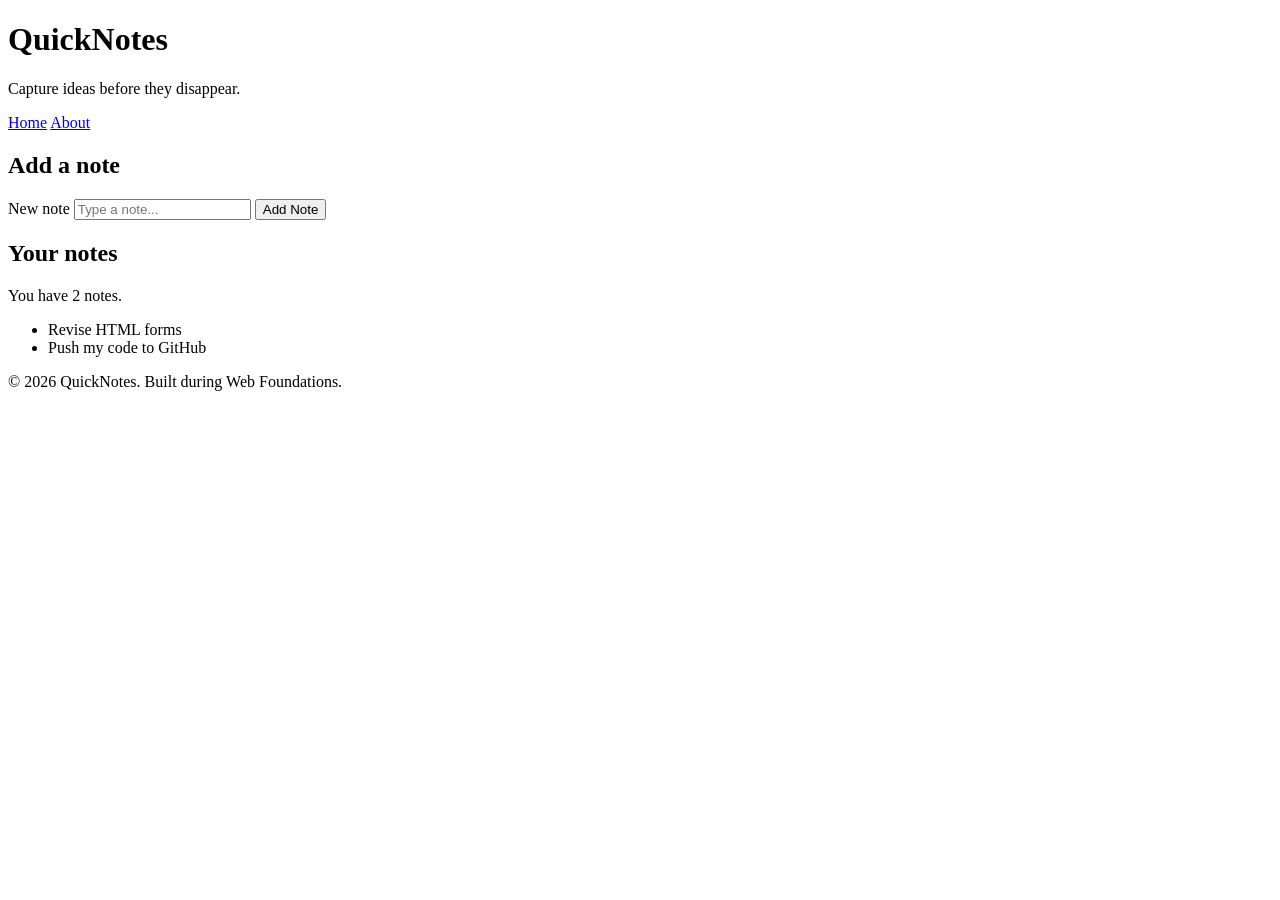
<file: day1/index.html>
<!DOCTYPE html>
<html lang="en">
<head>
    <meta charset="UTF-8">
    <meta name="viewport" content="width=device-width, initial-scale=1.0">
    <title>QuickNotes</title>
</head>

<body>

    <header>
        <h1>QuickNotes</h1>
        <p>Capture ideas before they disappear.</p>

        <nav>
            <a href="index.html">Home</a>
            <a href="about.html">About</a>
        </nav>
    </header>

    <main>

        <section>
            <h2>Add a note</h2>

            <form id="note-form">
                <label for="note-input">New note</label>

                <input
                    type="text"
                    id="note-input"
                    placeholder="Type a note..."
                >

                <button type="submit">Add Note</button>
            </form>
        </section>

        <section>
            <h2>Your notes</h2>

            <p id="note-count">You have 2 notes.</p>

            <ul id="notes-list">
                <li>Revise HTML forms</li>
                <li>Push my code to GitHub</li>
            </ul>
        </section>

    </main>

    <footer>
        <p>&copy; 2026 QuickNotes. Built during Web Foundations.</p>
    </footer>

</body>
</html>
</file>
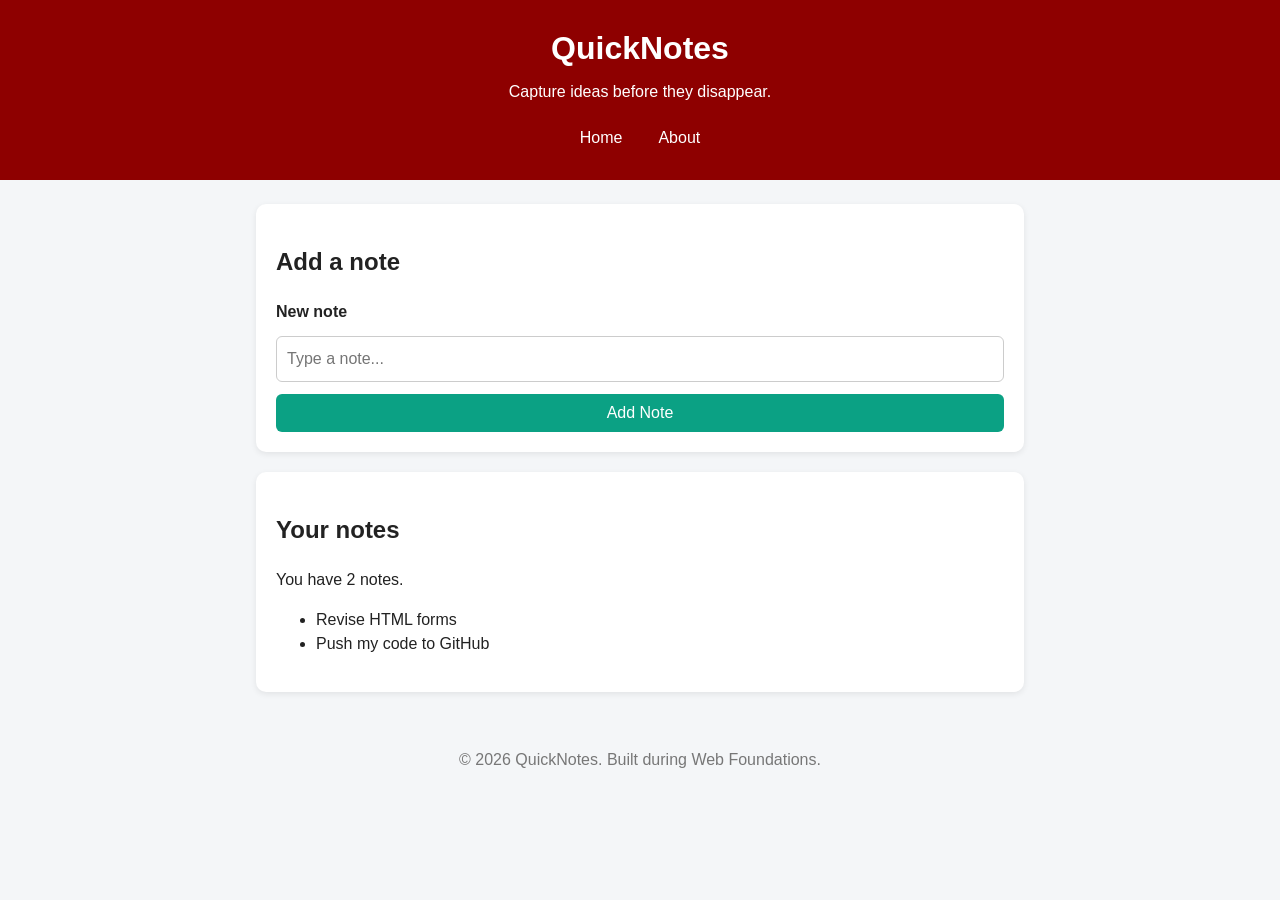
<file: day2/index.html>
<!DOCTYPE html>
<html lang="en">
<head>
    <meta charset="UTF-8">
    <meta name="viewport" content="width=device-width, initial-scale=1.0">
    <title>QuickNotes</title>
    <link rel="stylesheet" href="style.css">
</head>

<body>

    <header>
        <h1>QuickNotes</h1>
        <p>Capture ideas before they disappear.</p>

        <nav>
            <a href="index.html">Home</a>
            <a href="about.html">About</a>
        </nav>
    </header>

    <main>

        <section>
            <h2>Add a note</h2>

            <form id="note-form">
                <label for="note-input">New note</label>

                <input
                    type="text"
                    id="note-input"
                    placeholder="Type a note..."
                >

                <button type="submit">Add Note</button>
            </form>
        </section>

        <section>
            <h2>Your notes</h2>

            <p id="note-count">You have 2 notes.</p>

            <ul id="notes-list">
                <li>Revise HTML forms</li>
                <li>Push my code to GitHub</li>
            </ul>
        </section>

    </main>

    <footer>
        <p>&copy; 2026 QuickNotes. Built during Web Foundations.</p>
    </footer>

</body>
</html>
</file>
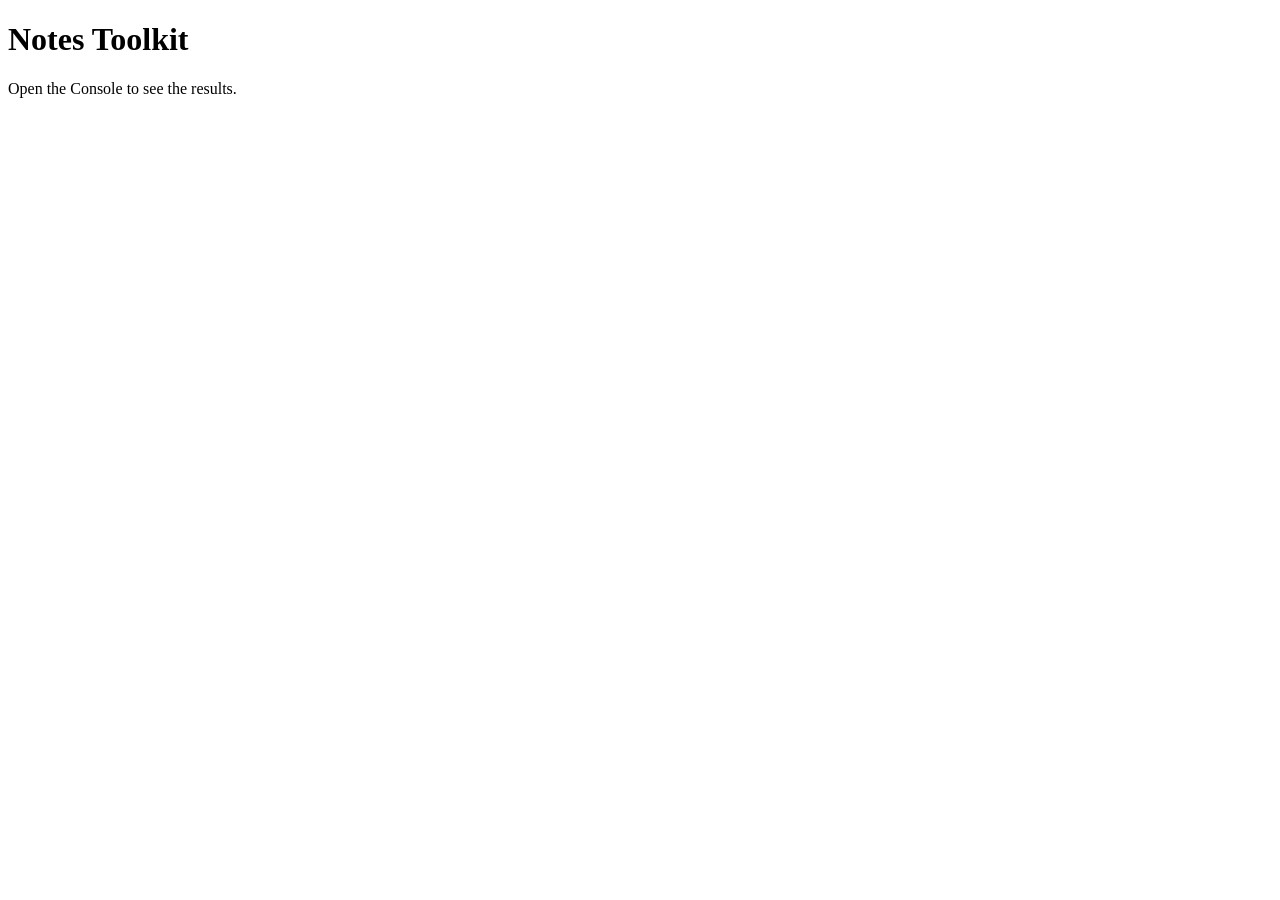
<file: day3/index.html>
<!DOCTYPE html>
<html lang="en">
<head>
    <meta charset="UTF-8">
    <meta name="viewport" content="width=device-width, initial-scale=1.0">
    <title>Notes Toolkit</title>
    <script src="script.js" defer></script>
</head>
<body>
    <h1>Notes Toolkit</h1>
    <p>Open the Console to see the results.</p>
</body>
</html>
</file>
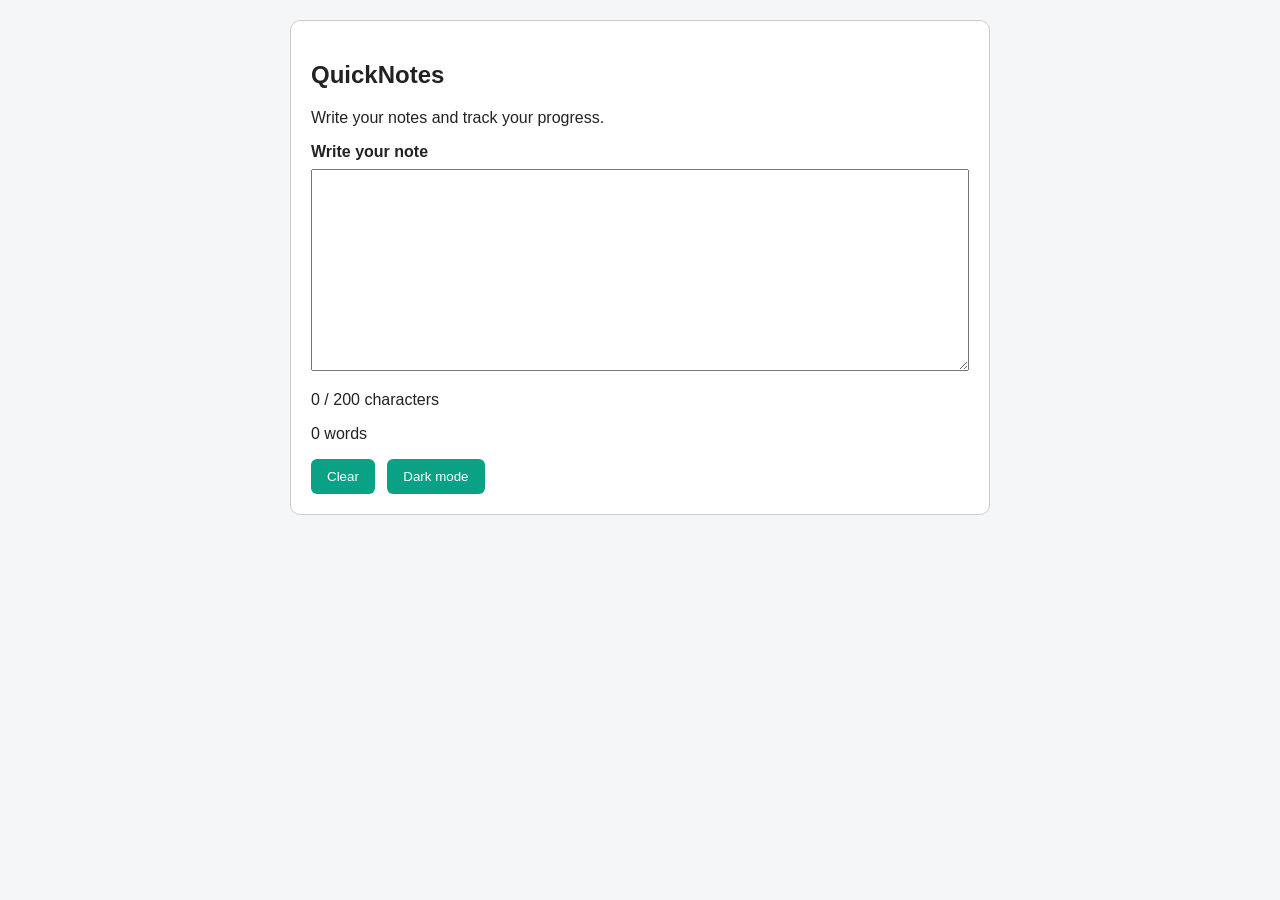
<file: day4/index.html>
<!DOCTYPE html>
<html lang="en">
<head>
    <meta charset="UTF-8">
    <meta name="viewport" content="width=device-width, initial-scale=1.0">
    <title>QuickNotes Draft</title>

    <link rel="stylesheet" href="style.css">
    <script src="script.js" defer></script>
</head>

<body>
    <main>
        <section>
            <h1>QuickNotes</h1>
            <p>Write your notes and track your progress.</p>

            <label for="note-text">Write your note</label>

            <textarea id="note-text" rows="10" cols="50"></textarea>

            <p id="char-count">0 / 200 characters</p>
            <p id="word-count">0 words</p>

            <button id="clear-btn" type="button">Clear</button>
            <button id="theme-toggle" type="button">Dark mode</button>
        </section>
    </main>
</body>
</html>
</file>
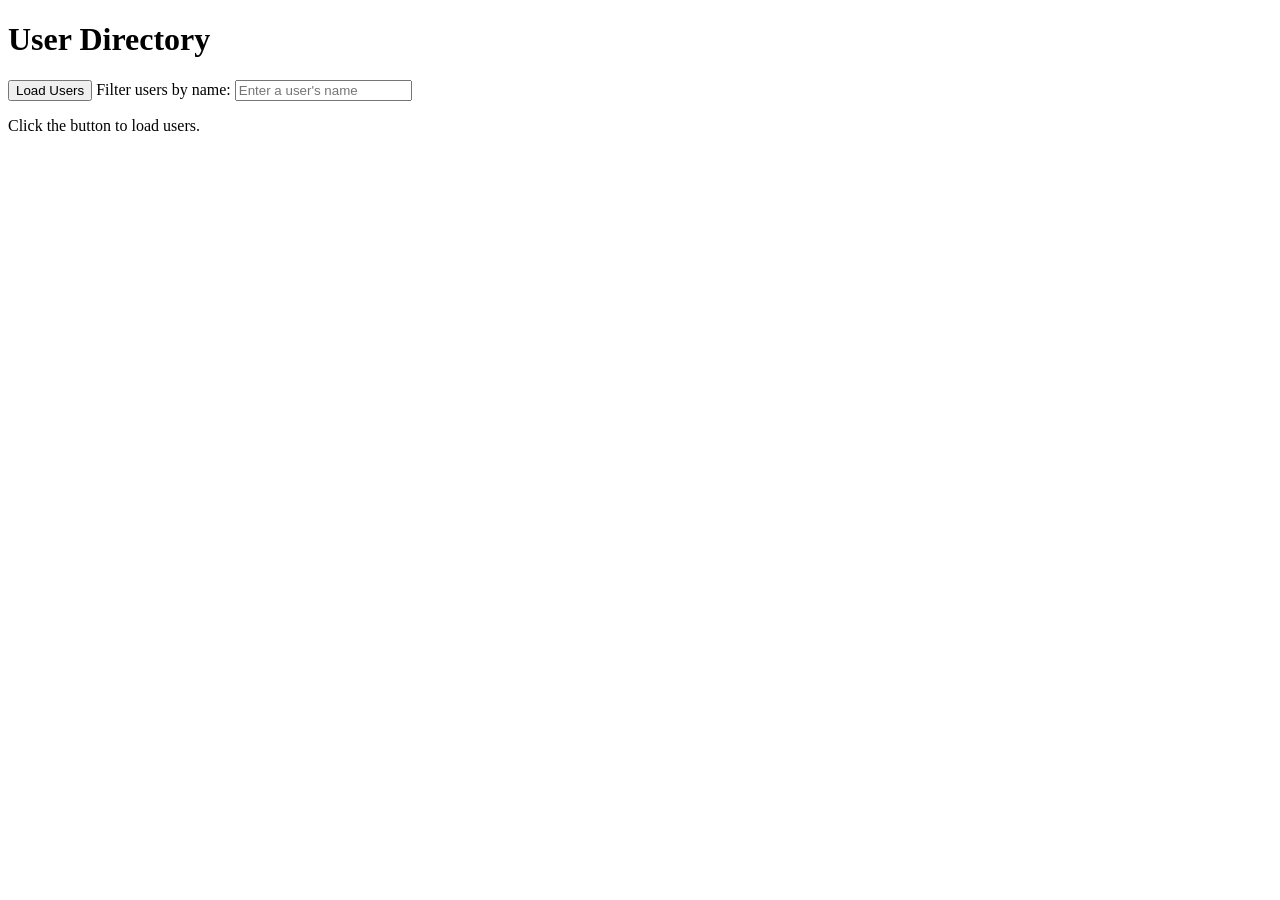
<file: day5/index.html>
<!DOCTYPE html>
<html lang="en">
  <head>
    <meta charset="UTF-8" />
    <meta name="viewport" content="width=device-width, initial-scale=1.0" />

    <title>User Directory</title>

    <script src="users.js" defer></script>
  </head>

  <body>
    <h1>User Directory</h1>

    <button id="load-users" type="button">
      Load Users
    </button>

    <label for="filter-input">Filter users by name:</label>

    <input
      id="filter-input"
      type="text"
      placeholder="Enter a user's name"
    />

    <p id="status">Click the button to load users.</p>

    <ul id="users-list"></ul>
  </body>
</html>
</file>
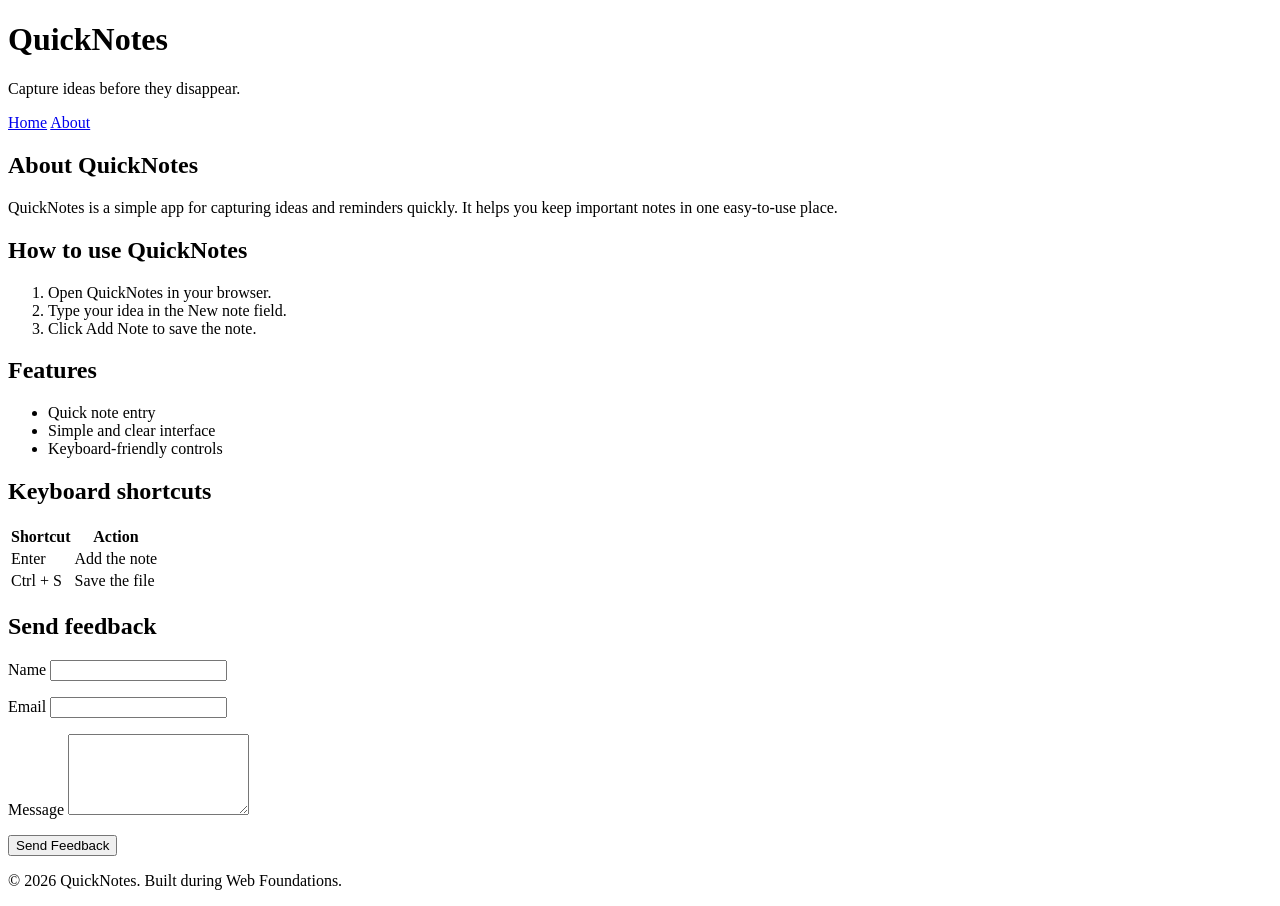
<file: day1/about.html>
<!DOCTYPE html>
<html lang="en">
<head>
    <meta charset="UTF-8">
    <meta name="viewport" content="width=device-width, initial-scale=1.0">
    <title>About QuickNotes</title>
</head>

<body>

    <header>
        <h1>QuickNotes</h1>
        <p>Capture ideas before they disappear.</p>

        <nav>
            <a href="index.html">Home</a>
            <a href="about.html">About</a>
        </nav>
    </header>

    <main>

        <h2>About QuickNotes</h2>

        <p>
            QuickNotes is a simple app for capturing ideas and reminders quickly.
            It helps you keep important notes in one easy-to-use place.
        </p>

        <section>
            <h2>How to use QuickNotes</h2>

            <ol>
                <li>Open QuickNotes in your browser.</li>
                <li>Type your idea in the New note field.</li>
                <li>Click Add Note to save the note.</li>
            </ol>
        </section>

        <section>
            <h2>Features</h2>

            <ul>
                <li>Quick note entry</li>
                <li>Simple and clear interface</li>
                <li>Keyboard-friendly controls</li>
            </ul>
        </section>

        <section>
            <h2>Keyboard shortcuts</h2>

            <table>
                <thead>
                    <tr>
                        <th scope="col">Shortcut</th>
                        <th scope="col">Action</th>
                    </tr>
                </thead>

                <tbody>
                    <tr>
                        <td>Enter</td>
                        <td>Add the note</td>
                    </tr>

                    <tr>
                        <td>Ctrl + S</td>
                        <td>Save the file</td>
                    </tr>
                </tbody>
            </table>
        </section>

        <section>
            <h2>Send feedback</h2>

            <form>

                <p>
                    <label for="name">Name</label>
                    <input type="text" id="name" name="name" required>
                </p>

                <p>
                    <label for="email">Email</label>
                    <input type="email" id="email" name="email" required>
                </p>

                <p>
                    <label for="message">Message</label>
                    <textarea
                        id="message"
                        name="message"
                        rows="5"
                        required
                    ></textarea>
                </p>

                <button type="submit">Send Feedback</button>

            </form>
        </section>

    </main>

    <footer>
        <p>&copy; 2026 QuickNotes. Built during Web Foundations.</p>
    </footer>

</body>
</html>
</file>
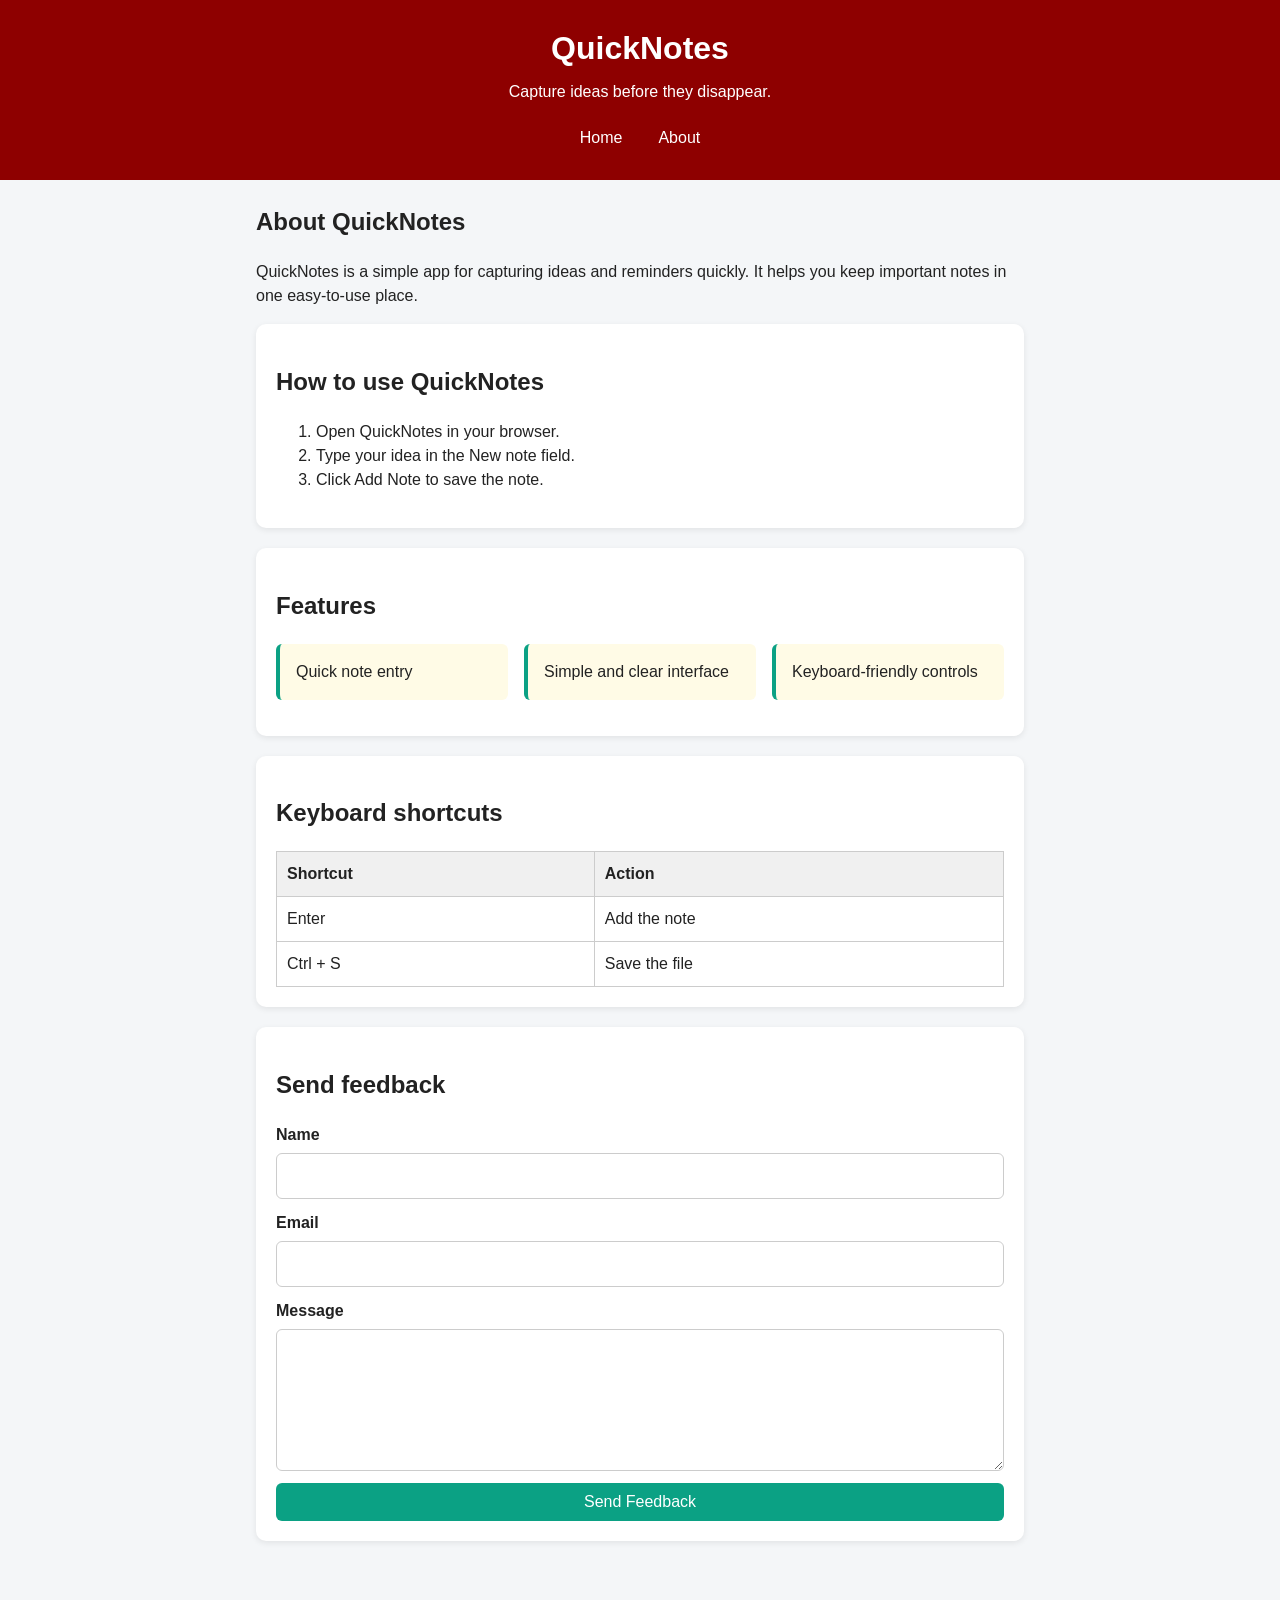
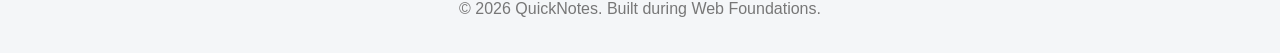
<file: day2/about.html>
<!DOCTYPE html>
<html lang="en">
<head>
    <meta charset="UTF-8">
    <meta name="viewport" content="width=device-width, initial-scale=1.0">
    <title>About QuickNotes</title>
    <link rel="stylesheet" href="style.css">
</head>

<body>

    <header>
        <h1>QuickNotes</h1>
        <p>Capture ideas before they disappear.</p>

        <nav>
            <a href="index.html">Home</a>
            <a href="about.html">About</a>
        </nav>
    </header>

    <main>

        <h2>About QuickNotes</h2>

        <p>
            QuickNotes is a simple app for capturing ideas and reminders quickly.
            It helps you keep important notes in one easy-to-use place.
        </p>

        <section>
            <h2>How to use QuickNotes</h2>

            <ol>
                <li>Open QuickNotes in your browser.</li>
                <li>Type your idea in the New note field.</li>
                <li>Click Add Note to save the note.</li>
            </ol>
        </section>

        <section>
            <h2>Features</h2>

            <ul class="features">
                <li>Quick note entry</li>
                <li>Simple and clear interface</li>
                <li>Keyboard-friendly controls</li>
            </ul>
        </section>

        <section>
            <h2>Keyboard shortcuts</h2>

            <table>
                <thead>
                    <tr>
                        <th scope="col">Shortcut</th>
                        <th scope="col">Action</th>
                    </tr>
                </thead>

                <tbody>
                    <tr>
                        <td>Enter</td>
                        <td>Add the note</td>
                    </tr>

                    <tr>
                        <td>Ctrl + S</td>
                        <td>Save the file</td>
                    </tr>
                </tbody>
            </table>
        </section>

        <section>
            <h2>Send feedback</h2>

            <form>

                <p>
                    <label for="name">Name</label>
                    <input type="text" id="name" name="name" required>
                </p>

                <p>
                    <label for="email">Email</label>
                    <input type="email" id="email" name="email" required>
                </p>

                <p>
                    <label for="message">Message</label>
                    <textarea
                        id="message"
                        name="message"
                        rows="5"
                        required
                    ></textarea>
                </p>

                <button type="submit">Send Feedback</button>

            </form>
        </section>

    </main>

    <footer>
        <p>&copy; 2026 QuickNotes. Built during Web Foundations.</p>
    </footer>

</body>
</html>
</file>
<file: day2/style.css>
*,
*::before,
*::after {
    box-sizing: border-box;
}
body {
    margin: 0;
    font-family: "Segoe UI", Arial, sans-serif;
    font-size: 16px;
    line-height: 1.5;
    background-color: #f4f6f8;
    color: #222;
}
header {
    background-color: #8e0000;
    color: white;
    text-align: center;
    padding: 24px 16px;
}

header h1 {
    margin: 0;
}

header p {
    margin: 8px 0 16px;
}
nav {
    display: flex;
    justify-content: center;
    gap: 16px;
}

nav a {
    color: white;
    text-decoration: none;
    padding: 6px 10px;
    transition: background-color 0.2s ease;
} 

nav a:hover {
    background-color: #6f0000;
}

nav a:focus {
    outline: 2px solid white;
    outline-offset: 2px;
}

main {
    max-width: 800px;
    margin: 24px auto;
    padding: 0 16px;
}
section {
    background-color:white;
    padding:20px;
    margin-bottom:20px;
    border-radius:10px;
    box-shadow:0 2px 6px rgba(0, 0, 0, 0.08);
}
.features {
    display: grid;
    grid-template-columns: repeat(auto-fit, minmax(180px, 1fr));
    gap: 16px;
    list-style: none;
    padding: 0;
}

.features li {
    background-color: #fffbe6;
    border-left: 4px solid #0ba184;
    padding: 16px;
    border-radius: 6px;
}
table {
    width: 100%;
    border-collapse: collapse;
}

th,
td {
    border: 1px solid #ccc;
    padding: 10px;
    text-align: left;
}

th {
    background-color: #f0f0f0;
}
form {
    display: flex;
    flex-direction: column;
    gap: 12px;
}

form p {
    display: flex;
    flex-direction: column;
    gap: 6px;
    margin: 0;
}
label {
    font-weight: bold;
}

input,
textarea {
    width: 100%;
    padding: 10px;
    border: 1px solid #ccc;
    border-radius: 6px;
    font: inherit;
}

textarea {
    min-height: 120px;
    resize: vertical;
}
button {
    background-color: #0ba184;
    color: white;
    border: none;
    padding: 10px 18px;
    border-radius: 6px;
    font-size: 1rem;
    cursor: pointer;
    transition: background-color 0.2s ease, transform 0.2s ease;
}

button:hover {
    background-color: #088a70;
    transform: translateY(-2px);
}
footer {
    text-align: center;
    color: #777;
    padding: 16px;
}
@media (max-width: 600px) {
    header {
        padding: 16px 10px;
    }

    header h1 {
        font-size: 1.6rem;
    }

    main {
        margin: 16px auto;
        padding: 0 10px;
    }

    section {
        padding: 16px;
    }

    nav {
        gap: 10px;
        flex-wrap: wrap;
    }

    table {
        font-size: 0.9rem;
    }
}
</file>
<file: day4/style.css>
/* Set the default colors */
:root {
    --bg-color: #f4f6f8;
    --text-color: #222222;
    --card-color: #ffffff;
    --border-color: #cccccc;
    --button-color: #0ba184;
    --button-text: #ffffff;
}

/* General page styling */
body {
    margin: 0;
    font-family: Arial, sans-serif;
    background-color: var(--bg-color);
    color: var(--text-color);
    padding: 20px;
}

/* Center the main content */
main {
    max-width: 700px;
    margin: 0 auto;
}

/* Style the note card */
section {
    background-color: var(--card-color);
    padding: 20px;
    border: 1px solid var(--border-color);
    border-radius: 10px;
}

/* Style the label */
label {
    display: block;
    margin-bottom: 8px;
    font-weight: bold;
}

/* Style the text area */
textarea {
    width: 100%;
    min-height: 200px;
    box-sizing: border-box;
    padding: 10px;
    font: inherit;
}

/* Style the buttons */
button {
    background-color: var(--button-color);
    color: var(--button-text);
    border: none;
    padding: 10px 16px;
    border-radius: 6px;
    cursor: pointer;
    margin-right: 8px;
}

button:hover {
    opacity: 0.85;
}

/* Warning when approaching 200 characters */
.warning {
    color: #cc6600;
    font-weight: bold;
}

/* Warning when exceeding 200 characters */
.over {
    color: #cc0000;
    font-weight: bold;
}

/* Dark mode colors */
body.dark {
    --bg-color: #1e1e1e;
    --text-color: #f5f5f5;
    --card-color: #2b2b2b;
    --border-color: #555555;
    --button-color: #0ba184;
    --button-text: #ffffff;
}

/* Make the page responsive on phones */
@media (max-width: 600px) {
    body {
        padding: 10px;
    }

    button {
        display: block;
        width: 100%;
        margin: 8px 0;
    }
}
</file>
